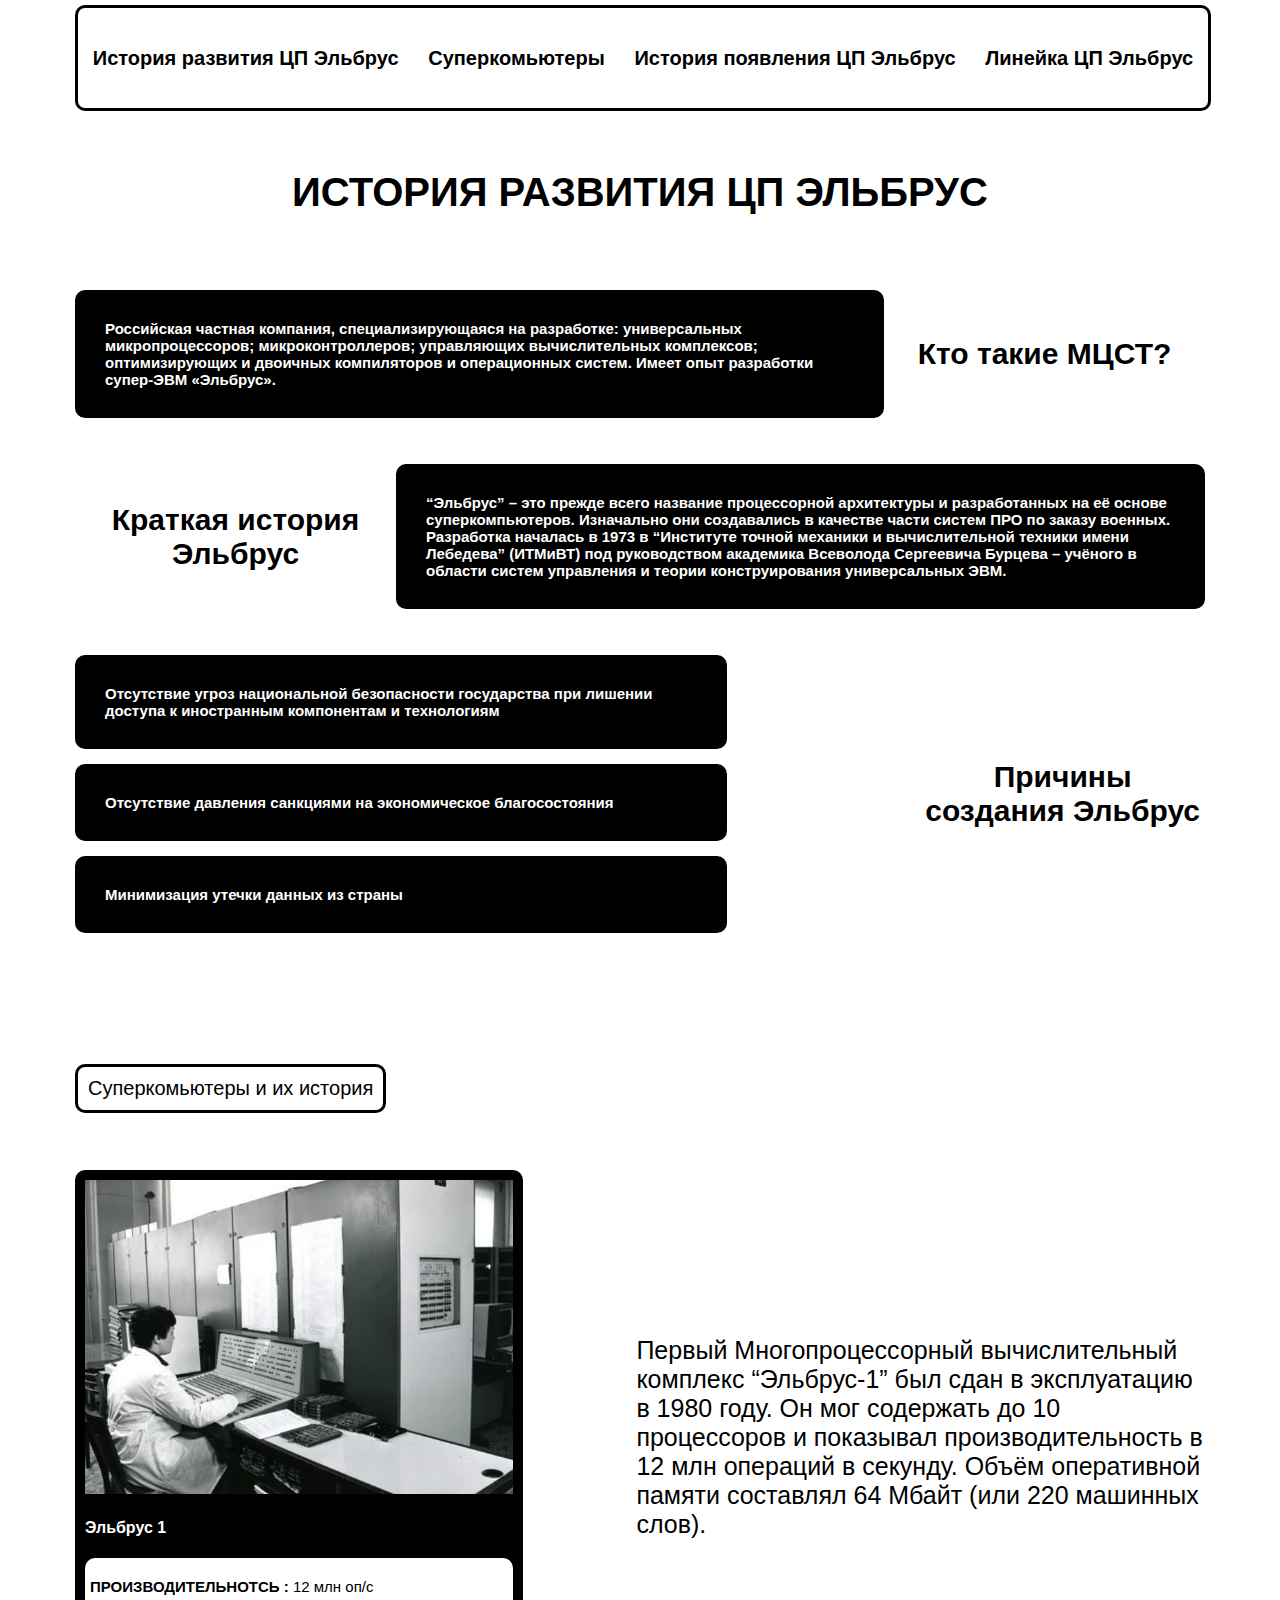
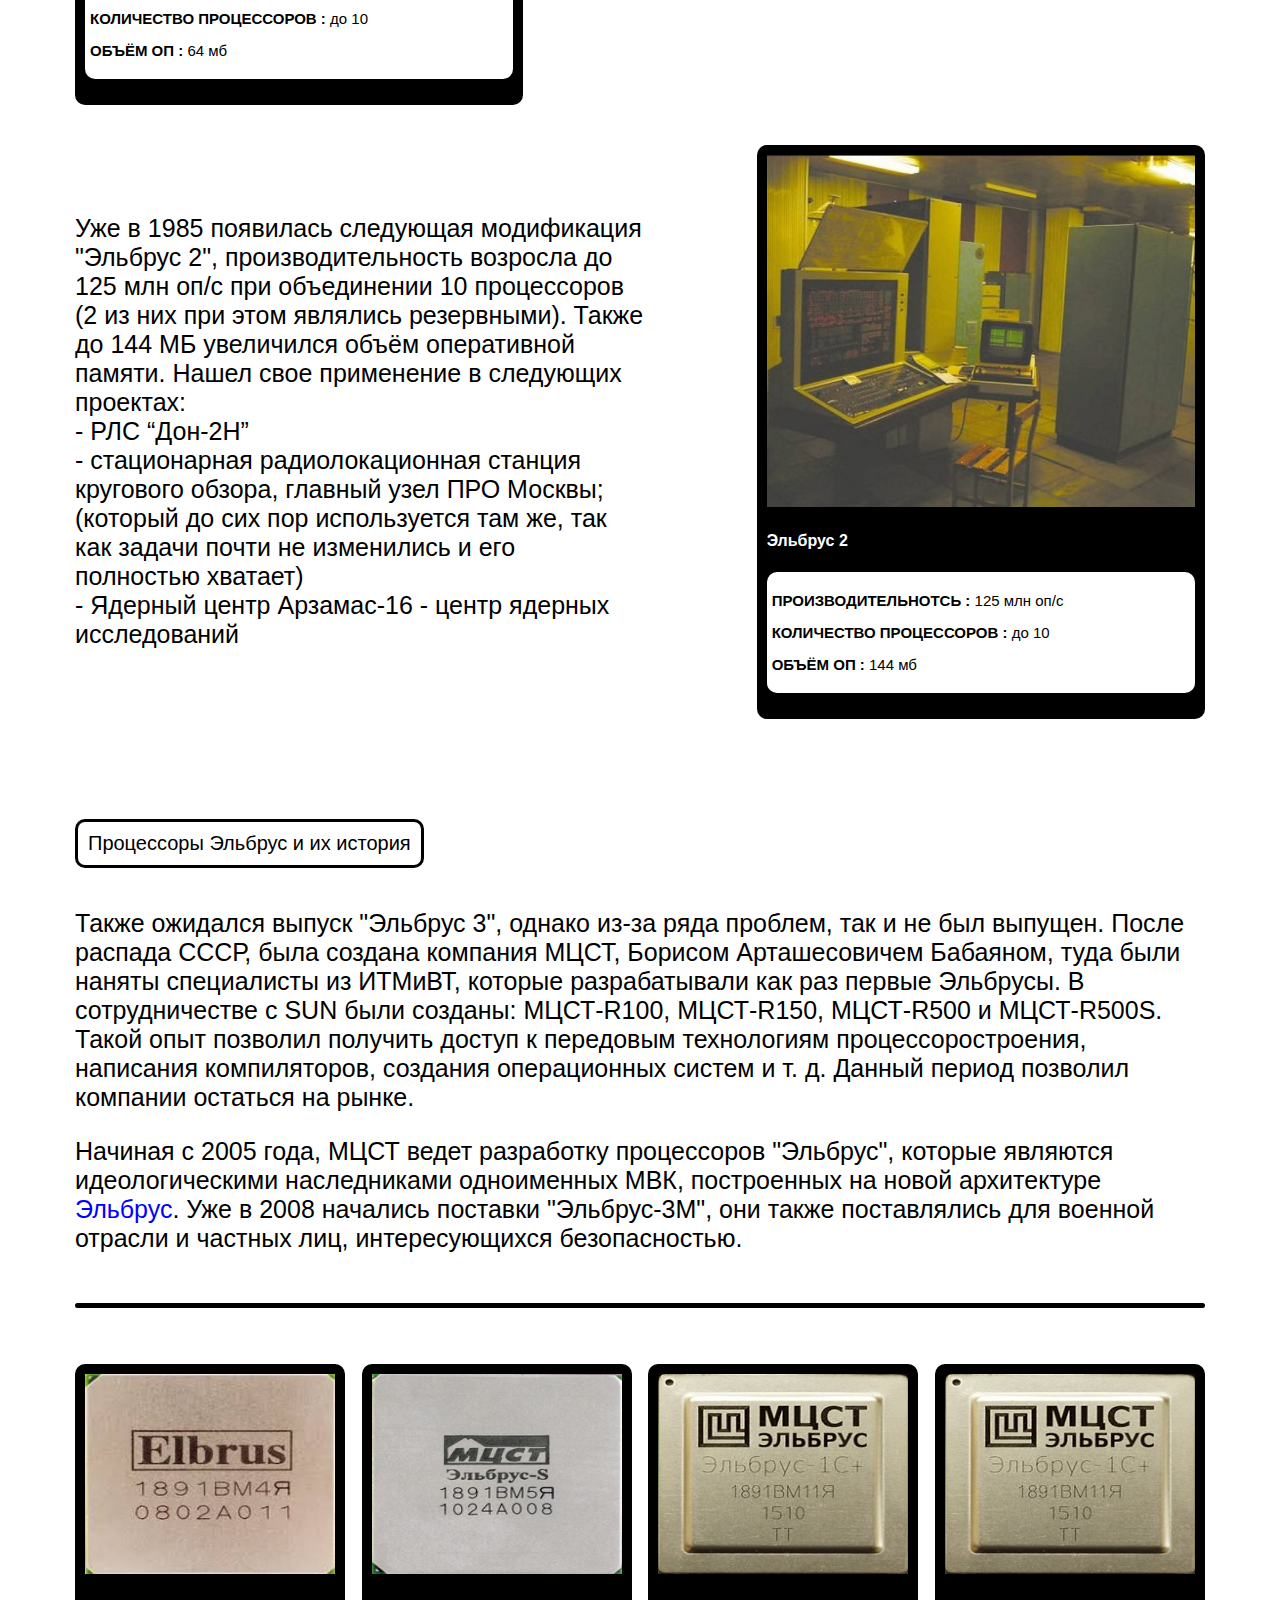
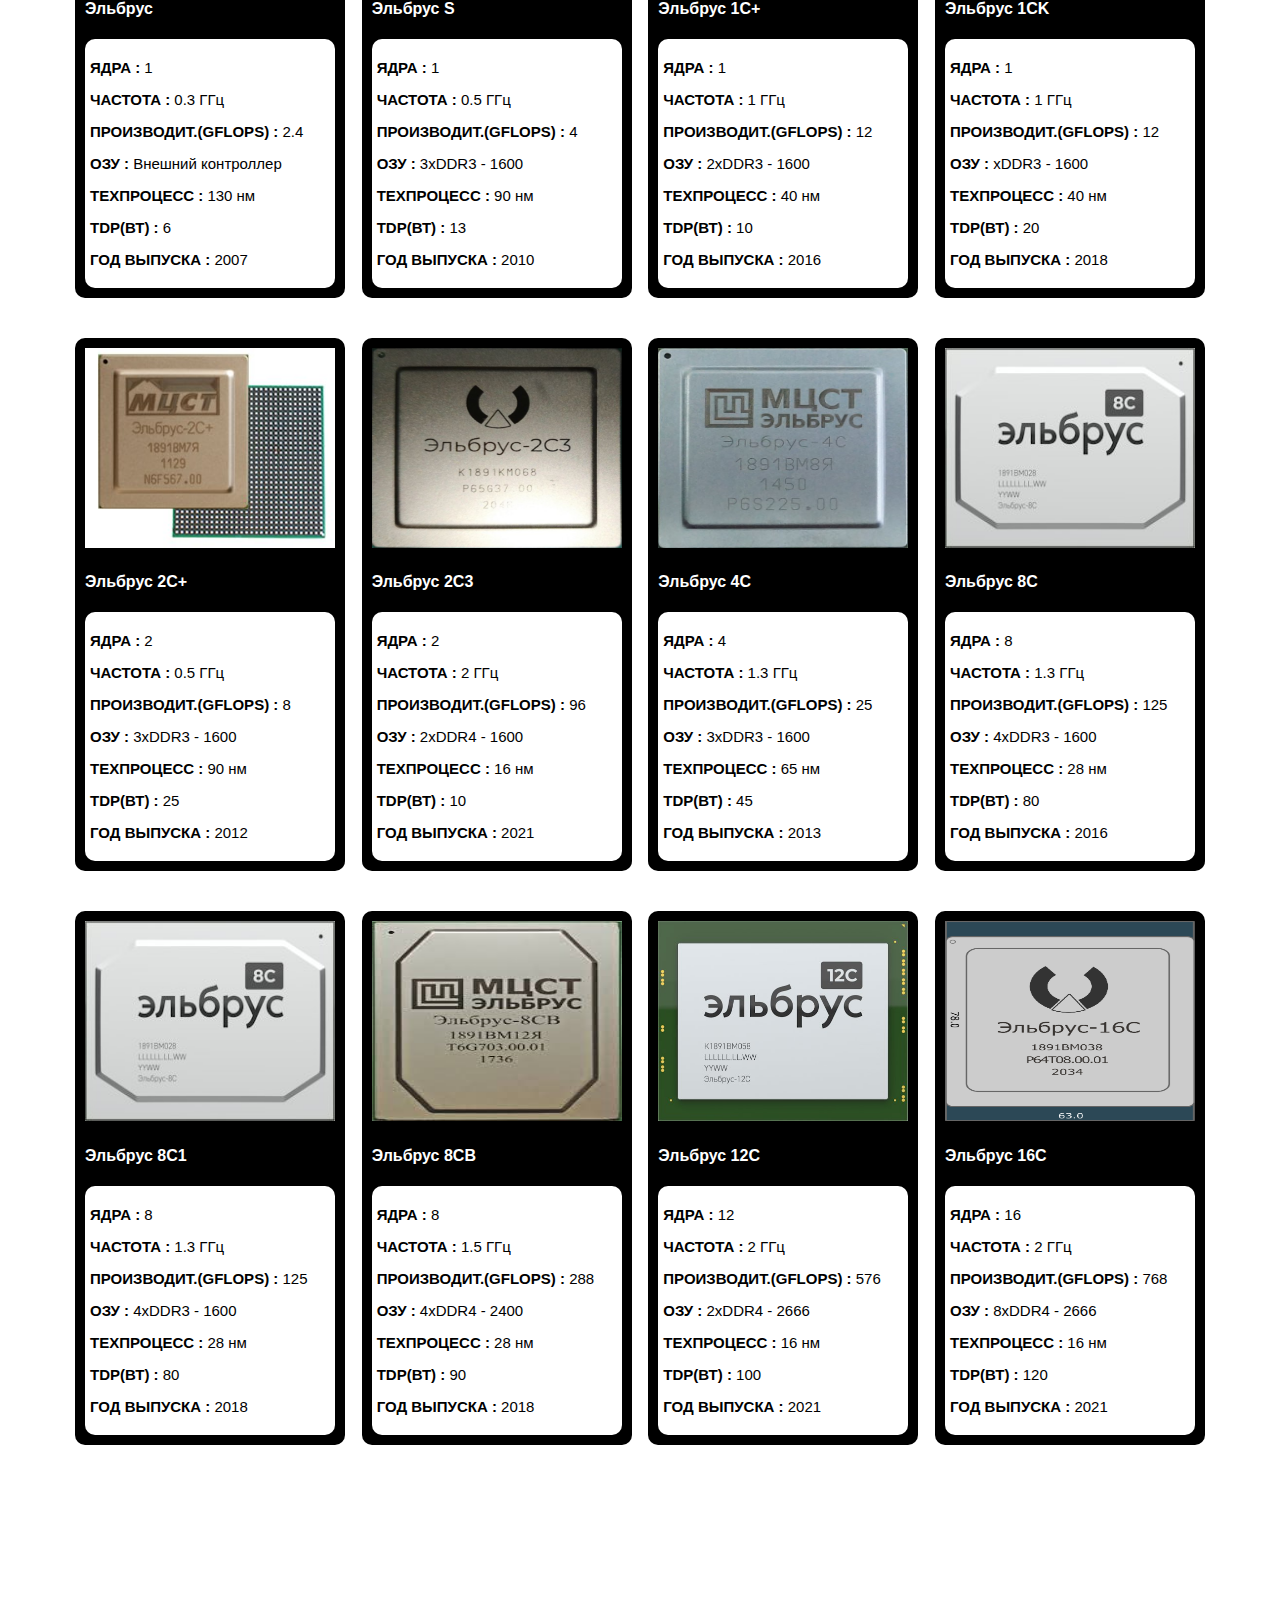
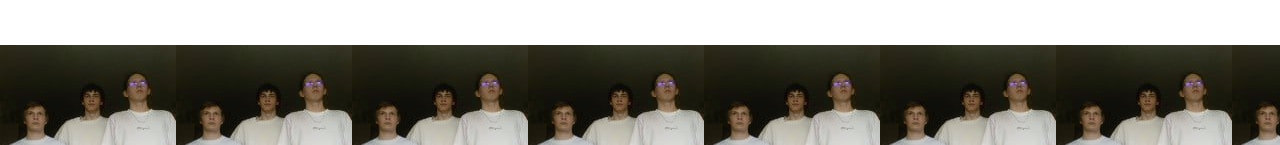
<file: index.html>
<!DOCTYPE html>
<html lang="en">
<head>
    <meta charset="UTF-8">
    <meta name="viewport" content="width=device-width, initial-scale=1.0">
    <title>Эльбрус</title>
    <link rel="preconnect" href="https://fonts.googleapis.com">
    <link rel="preconnect" href="https://fonts.gstatic.com" crossorigin>
    <link href="https://fonts.googleapis.com/css2?family=Open+Sans:ital,wght@0,300..800;1,300..800&display=swap" rel="stylesheet">
    <link rel="stylesheet" href="style.css">

</head>
<body>

    <div class="container">
        <header>
            <a href="#History">История развития ЦП Эльбрус</a>
            <a href="#Super_computer">Суперкомьютеры</a>
            <a href="#History_processor">История появления ЦП Эльбрус</a>
            <a href="#Lineika_processor">Линейка ЦП Эльбрус</a>

        </header>
        <h1 id="History">История развития ЦП Эльбрус</h1>
        <ul>
            <li class="sparc">
                <p>Российская частная компания, специализирующаяся на разработке: универсальных микропроцессоров; микроконтроллеров; управляющих вычислительных комплексов; оптимизирующих и двоичных компиляторов и операционных систем. Имеет опыт разработки супер-ЭВМ «Эльбрус».</p>
                <h3>Кто такие МЦСТ?</h3>
            </li>
        </ul>
        <ul>
            <li class="sparc">
                <h3>Краткая история Эльбрус</h3>
                <p>“Эльбрус” – это прежде всего название процессорной архитектуры и разработанных на её основе суперкомпьютеров. Изначально они создавались в качестве части систем ПРО по заказу военных. Разработка началась в 1973 в “Институте точной механики и вычислительной техники имени Лебедева” (ИТМиВТ) под руководством академика Всеволода Сергеевича Бурцева – учёного в области систем управления и теории конструирования универсальных ЭВМ.</p>
            </li>
        </ul>
        <ul>
            <li class="sparc">
                <ul>
                    <li><p>Отсутствие угроз национальной безопасности государства при лишении доступа к иностранным компонентам и технологиям</p></li>
                    <li><p>Отсутствие давления санкциями на экономическое благосостояния</p></li>
                    <li><p>Минимизация утечки данных  из страны</p></li>
                </ul>
                <h3>Причины создания Эльбрус</h3>
            </li>
        </ul>
        <h2 id="Super_computer">Суперкомьютеры и их история</h2>
        <li class="processor pr1">
            <div class="carta">
                <img src="photo_2025-05-22_15-07-34.jpg" alt="">
                <h4>Эльбрус 1</h4>
                <ul>
                    <li><p><span>Производительнотсь : </span> 12 млн оп/c</p></li>
                    <li><p><span>Количество процессоров : </span> до 10</p></li>
                    <li><p><span>Объём ОП : </span> 64 мб</p></li>
                </ul>
            </div>
            <p class="text_proces">Первый Многопроцессорный вычислительный комплекс “Эльбрус-1” был сдан в эксплуатацию в 1980 году. Он мог содержать до 10 процессоров и показывал производительность в 12 млн операций в секунду. Объём оперативной памяти составлял 64 Мбайт (или 220 машинных слов).
            </p>
        </li>
        <li class="processor pr2">
            <p class="text_proces">Уже в 1985 появилась следующая модификация "Эльбрус 2", производительность возросла до 125 млн оп/с при объединении 10 процессоров (2 из них при этом являлись резервными). Также до 144 МБ увеличился объём оперативной памяти. Нашел свое применение в следующих проектах:
                <br>- РЛС “Дон-2Н” <br> - стационарная радиолокационная станция кругового обзора, главный узел ПРО Москвы; (который до сих пор используется там же, так как задачи почти не изменились и его полностью хватает)
                <br>- Ядерный центр Арзамас-16 - центр ядерных исследований
            </p>
            <div class="carta">
                <img src="эльбрус 2.jpg" alt="">
                <h4>Эльбрус 2</h4>
                <ul>
                    <li><p><span>Производительнотсь : </span> 125 млн оп/c</p></li>
                    <li><p><span>Количество процессоров : </span> до 10</p></li>
                    <li><p><span>Объём ОП : </span> 144 мб</p></li>
                </ul>
            </div>
            
        </li>
        <h2 id="History_processor">Процессоры Эльбрус и их история</h2>
        <p class="text_elbr">Также ожидался выпуск "Эльбрус 3", однако из-за ряда проблем, так и не был выпущен.
            После распада СССР, была создана компания МЦСТ, Борисом Арташесовичем Бабаяном, туда были наняты специалисты из ИТМиВТ, которые разрабатывали как раз первые Эльбрусы. В сотрудничестве с SUN были созданы: МЦСТ-R100, МЦСТ-R150, МЦСТ-R500 и МЦСТ-R500S. Такой опыт позволил получить доступ к передовым технологиям процессоростроения, написания компиляторов, создания операционных систем и т. д.
            Данный период позволил компании остаться на рынке. </p>    
        <p class="text_elbr">Начиная с 2005 года, МЦСТ ведет разработку процессоров "Эльбрус", которые являются идеологическими наследниками одноименных МВК, построенных на новой архитектуре <a href="http://elbrus.ru/elbrus_arch">Эльбрус</a>. Уже в 2008 начались поставки "Эльбрус-3М", они также поставлялись для военной отрасли и частных лиц, интересующихся безопасностью.</p>
        <div class="line_for_processor" id="Lineika_processor"></div>
        <ul class="ul_elbr">
             <li class="processor pr1">
                <div class="carta">
                    <img src="One.jpg" alt="">
                    <h4>Эльбрус</h4>
                    <ul>
                        <li><p><span>Ядра : </span> 1</p></li>
                        <li><p><span>Частота : </span> 0.3 ГГц</p></li>
                        <li><p><span>Производит.(GFLOPS) : </span>2.4</p></li>
                        <li><p><span>ОЗУ : </span>Внешний контроллер</p></li>
                        <li><p><span>Техпроцесс : </span>130 нм</p></li>
                        <li><p><span>TDP(ВТ) : </span>6</p></li>
                        <li><p><span>Год выпуска : </span>2007</p></li>

                    </ul>
                </div>
            </li>
            <li class="processor pr1">
                <div class="carta">
                    <img src="S.png" alt="">
                    <h4>Эльбрус S</h4>
                    <ul>
                        <li><p><span>Ядра : </span> 1</p></li>
                        <li><p><span>Частота : </span> 0.5 ГГц</p></li>
                        <li><p><span>Производит.(GFLOPS) : </span>4</p></li>
                        <li><p><span>ОЗУ : </span>3хDDR3 - 1600</p></li>
                        <li><p><span>Техпроцесс : </span>90 нм</p></li>
                        <li><p><span>TDP(ВТ) : </span>13</p></li>
                        <li><p><span>Год выпуска : </span>2010</p></li>

                    </ul>
                </div>
            </li>

            <li class="processor pr1">
                <div class="carta">
                    <img src="1C+.jpg" alt="">
                    <h4>Эльбрус 1C+</h4>
                    <ul>
                        <li><p><span>Ядра : </span> 1</p></li>
                        <li><p><span>Частота : </span>1 ГГц</p></li>
                        <li><p><span>Производит.(GFLOPS) : </span>12</p></li>
                        <li><p><span>ОЗУ : </span>2хDDR3 - 1600</p></li>
                        <li><p><span>Техпроцесс : </span>40 нм</p></li>
                        <li><p><span>TDP(ВТ) : </span>10</p></li>
                        <li><p><span>Год выпуска : </span>2016</p></li>

                    </ul>
                </div>
            </li>
            <li class="processor pr1">
                <div class="carta">
                    <img src="1C+.jpg" alt="">
                    <h4>Эльбрус 1CK</h4>
                    <ul>
                        <li><p><span>Ядра : </span> 1</p></li>
                        <li><p><span>Частота : </span>1 ГГц</p></li>
                        <li><p><span>Производит.(GFLOPS) : </span>12</p></li>
                        <li><p><span>ОЗУ : </span>хDDR3 - 1600</p></li>
                        <li><p><span>Техпроцесс : </span>40 нм</p></li>
                        <li><p><span>TDP(ВТ) : </span>20</p></li>
                        <li><p><span>Год выпуска : </span>2018</p></li>

                    </ul>
                </div>
            </li>
        
            <li class="processor pr1">
                <div class="carta">
                    <img src="2C+.jpg" alt="">
                    <h4>Эльбрус 2С+</h4>
                    <ul>
                        <li><p><span>Ядра : </span>2</p></li>
                        <li><p><span>Частота : </span> 0.5 ГГц</p></li>
                        <li><p><span>Производит.(GFLOPS) : </span>8</p></li>
                        <li><p><span>ОЗУ : </span>3хDDR3 - 1600</p></li>
                        <li><p><span>Техпроцесс : </span>90 нм</p></li>
                        <li><p><span>TDP(ВТ) : </span>25</p></li>
                        <li><p><span>Год выпуска : </span>2012</p></li>

                    </ul>
                </div>
            </li>
            <li class="processor pr1">
                <div class="carta">
                    <img src="2c3.png" alt="">
                    <h4>Эльбрус 2С3</h4>
                    <ul>
                        <li><p><span>Ядра : </span>2</p></li>
                        <li><p><span>Частота : </span>2 ГГц</p></li>
                        <li><p><span>Производит.(GFLOPS) : </span>96</p></li>
                        <li><p><span>ОЗУ : </span>2хDDR4 - 1600</p></li>
                        <li><p><span>Техпроцесс : </span>16 нм</p></li>
                        <li><p><span>TDP(ВТ) : </span>10</p></li>
                        <li><p><span>Год выпуска : </span>2021</p></li>

                    </ul>
                </div>
            </li>
            <li class="processor pr1">
                <div class="carta">
                    <img src="4C.jpg" alt="">
                    <h4>Эльбрус 4C</h4>
                    <ul>
                        <li><p><span>Ядра : </span>4</p></li>
                        <li><p><span>Частота : </span> 1.3 ГГц</p></li>
                        <li><p><span>Производит.(GFLOPS) : </span>25</p></li>
                        <li><p><span>ОЗУ : </span>3хDDR3 - 1600</p></li>
                        <li><p><span>Техпроцесс : </span>65 нм</p></li>
                        <li><p><span>TDP(ВТ) : </span>45</p></li>
                        <li><p><span>Год выпуска : </span>2013</p></li>

                    </ul>
                </div>
            </li>
            <li class="processor pr1">
                <div class="carta">
                    <img src="8C.jpg" alt="">
                    <h4>Эльбрус 8C</h4>
                    <ul>
                        <li><p><span>Ядра : </span>8</p></li>
                        <li><p><span>Частота : </span> 1.3 ГГц</p></li>
                        <li><p><span>Производит.(GFLOPS) : </span>125</p></li>
                        <li><p><span>ОЗУ : </span>4хDDR3 - 1600</p></li>
                        <li><p><span>Техпроцесс : </span>28 нм</p></li>
                        <li><p><span>TDP(ВТ) : </span>80</p></li>
                        <li><p><span>Год выпуска : </span>2016</p></li>

                    </ul>
                </div>
            </li>
            <li class="processor pr1">
                <div class="carta">
                    <img src="8C.jpg" alt="">
                    <h4>Эльбрус 8C1</h4>
                    <ul>
                        <li><p><span>Ядра : </span>8</p></li>
                        <li><p><span>Частота : </span> 1.3 ГГц</p></li>
                        <li><p><span>Производит.(GFLOPS) : </span>125</p></li>
                        <li><p><span>ОЗУ : </span>4хDDR3 - 1600</p></li>
                        <li><p><span>Техпроцесс : </span>28 нм</p></li>
                        <li><p><span>TDP(ВТ) : </span>80</p></li>
                        <li><p><span>Год выпуска : </span>2018</p></li>

                    </ul>
                </div>
            </li>
            <li class="processor pr1">
                <div class="carta">
                    <img src="8CM.jpg" alt="">
                    <h4>Эльбрус 8CB</h4>
                    <ul>
                        <li><p><span>Ядра : </span>8</p></li>
                        <li><p><span>Частота : </span> 1.5 ГГц</p></li>
                        <li><p><span>Производит.(GFLOPS) : </span>288</p></li>
                        <li><p><span>ОЗУ : </span>4хDDR4 - 2400</p></li>
                        <li><p><span>Техпроцесс : </span>28 нм</p></li>
                        <li><p><span>TDP(ВТ) : </span>90</p></li>
                        <li><p><span>Год выпуска : </span>2018</p></li>

                    </ul>
                </div>
            </li>
            <li class="processor pr1">
                <div class="carta">
                    <img src="12C.jpg" alt="">
                    <h4>Эльбрус 12C</h4>
                    <ul>
                        <li><p><span>Ядра : </span>12</p></li>
                        <li><p><span>Частота : </span>2 ГГц</p></li>
                        <li><p><span>Производит.(GFLOPS) : </span>576</p></li>
                        <li><p><span>ОЗУ : </span>2хDDR4 - 2666</p></li>
                        <li><p><span>Техпроцесс : </span>16 нм</p></li>
                        <li><p><span>TDP(ВТ) : </span>100</p></li>
                        <li><p><span>Год выпуска : </span>2021</p></li>

                    </ul>
                </div>
            </li>
            <li class="processor pr1">
                <div class="carta">
                    <img src="16C.png" alt="">
                    <h4>Эльбрус 16C</h4>
                    <ul>
                        <li><p><span>Ядра : </span>16</p></li>
                        <li><p><span>Частота : </span>2 ГГц</p></li>
                        <li><p><span>Производит.(GFLOPS) : </span>768</p></li>
                        <li><p><span>ОЗУ : </span>8хDDR4 - 2666</p></li>
                        <li><p><span>Техпроцесс : </span>16 нм</p></li>
                        <li><p><span>TDP(ВТ) : </span>120</p></li>
                        <li><p><span>Год выпуска : </span>2021</p></li>
                    </ul>
                </div>
            </li>
           
        </ul>
    </div>
    <footer>
        
    </footer>
</body>
</html>
</file>
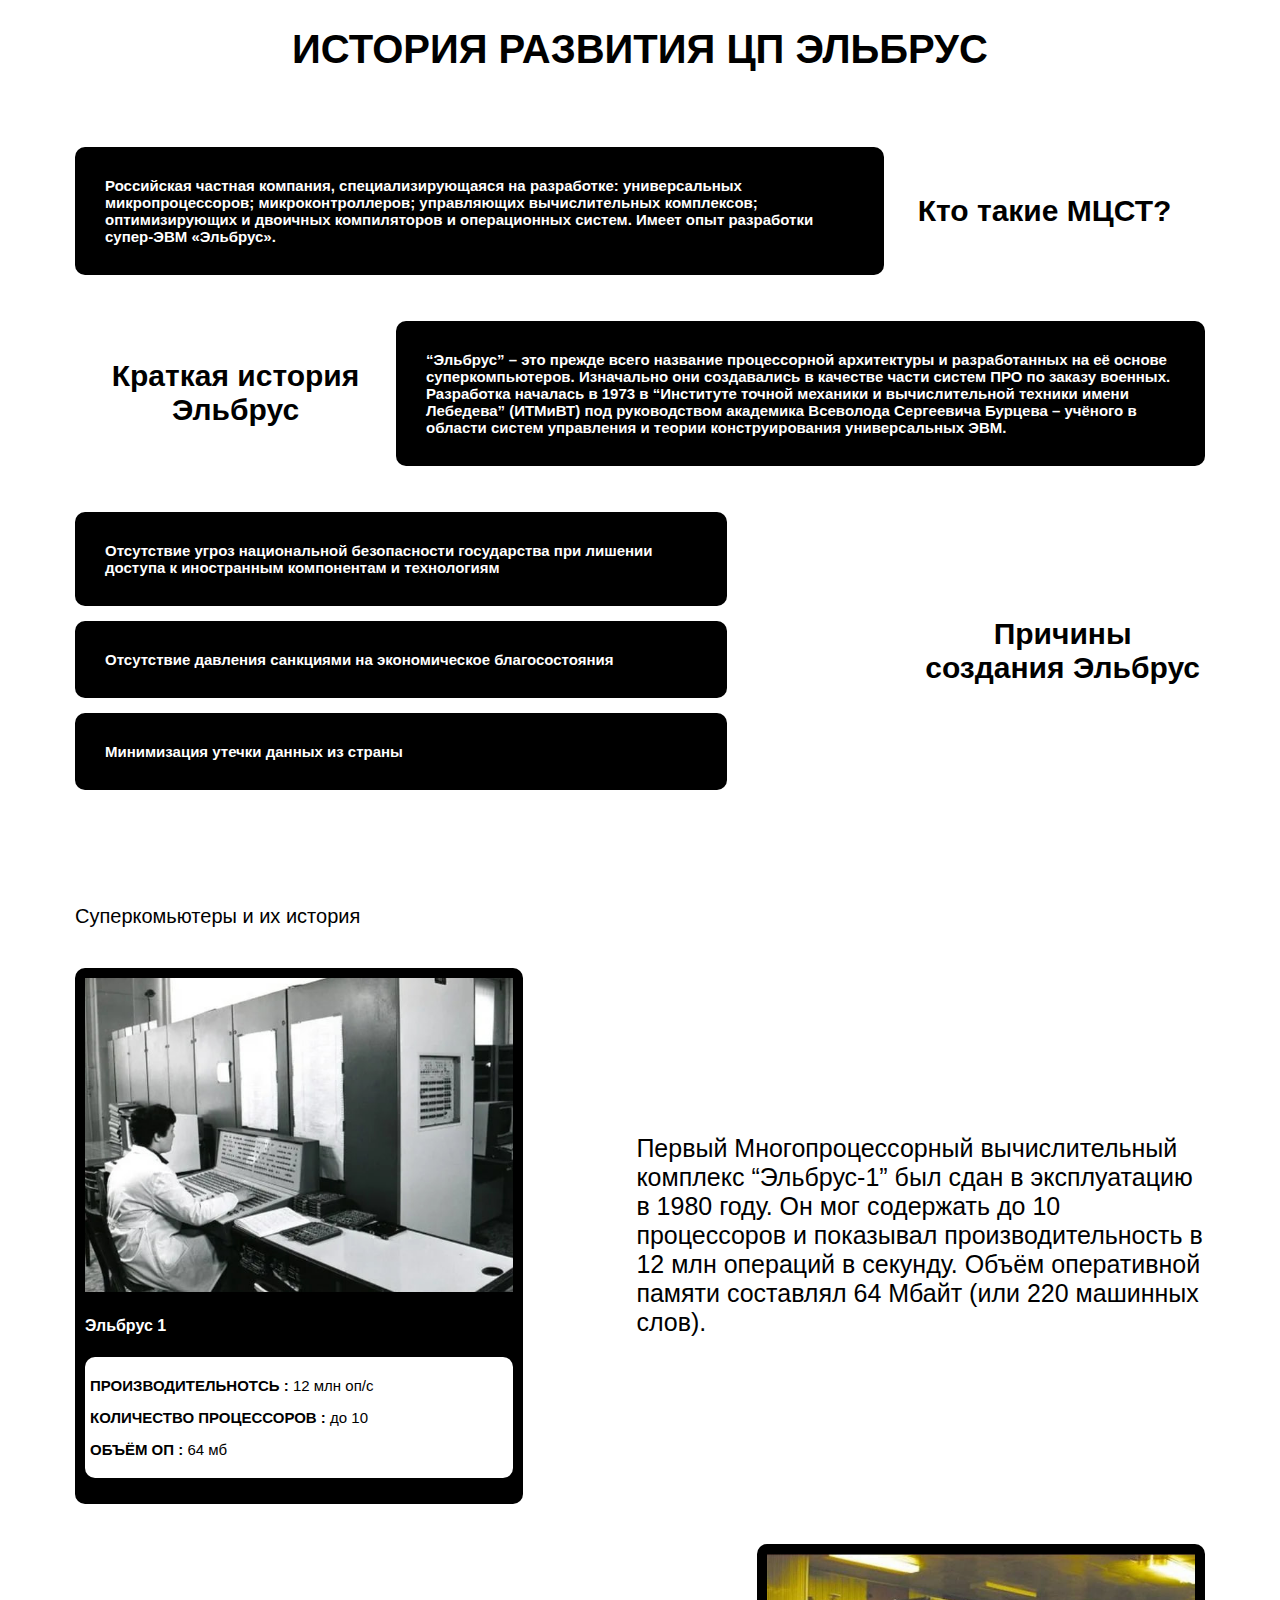
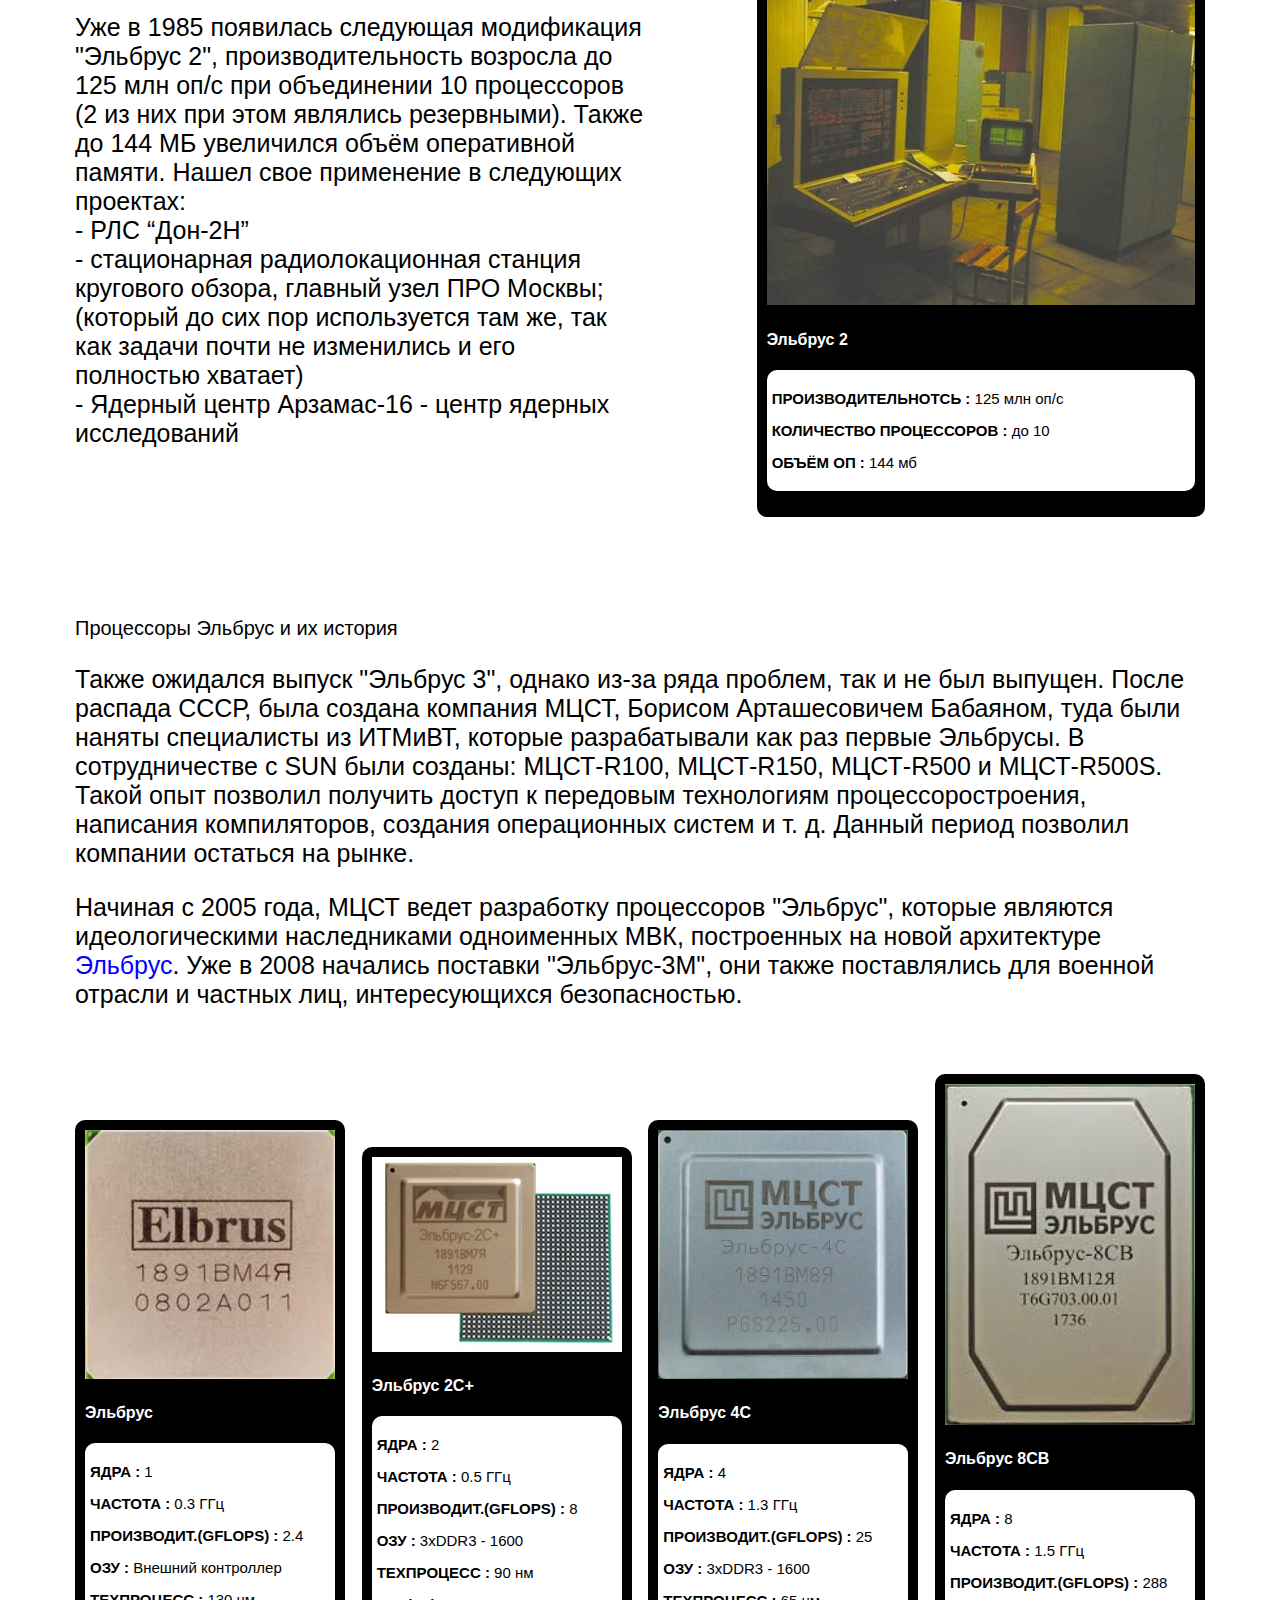
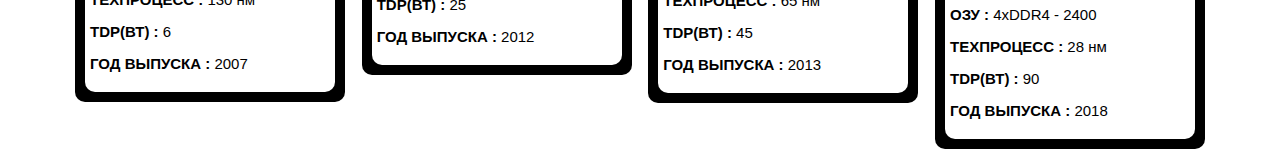
<file: elbrus/index.html>
<!DOCTYPE html>
<html lang="en">
<head>
    <meta charset="UTF-8">
    <meta name="viewport" content="width=device-width, initial-scale=1.0">
    <title>Эльбрус</title>
    <link rel="preconnect" href="https://fonts.googleapis.com">
    <link rel="preconnect" href="https://fonts.gstatic.com" crossorigin>
    <link href="https://fonts.googleapis.com/css2?family=Open+Sans:ital,wght@0,300..800;1,300..800&display=swap" rel="stylesheet">
    <link rel="stylesheet" href="style.css">

</head>
<body>
    <div class="container">
        <h1>История развития ЦП Эльбрус</h1>
        <ul>
            <li class="sparc">
                <p>Российская частная компания, специализирующаяся на разработке: универсальных микропроцессоров; микроконтроллеров; управляющих вычислительных комплексов; оптимизирующих и двоичных компиляторов и операционных систем. Имеет опыт разработки супер-ЭВМ «Эльбрус».</p>
                <h3>Кто такие МЦСТ?</h3>
            </li>
        </ul>
        <ul>
            <li class="sparc">
                <h3>Краткая история Эльбрус</h3>
                <p>“Эльбрус” – это прежде всего название процессорной архитектуры и разработанных на её основе суперкомпьютеров. Изначально они создавались в качестве части систем ПРО по заказу военных. Разработка началась в 1973 в “Институте точной механики и вычислительной техники имени Лебедева” (ИТМиВТ) под руководством академика Всеволода Сергеевича Бурцева – учёного в области систем управления и теории конструирования универсальных ЭВМ.</p>
            </li>
        </ul>
        <ul>
            <li class="sparc">
                <ul>
                    <li><p>Отсутствие угроз национальной безопасности государства при лишении доступа к иностранным компонентам и технологиям</p></li>
                    <li><p>Отсутствие давления санкциями на экономическое благосостояния</p></li>
                    <li><p>Минимизация утечки данных  из страны</p></li>
                </ul>
                <h3>Причины создания Эльбрус</h3>
            </li>
        </ul>
        <h2>Суперкомьютеры и их история</h2>
        <li class="processor pr1">
            <div class="carta">
                <img src="/img/photo_2025-05-22_15-07-34.jpg" alt="">
                <h4>Эльбрус 1</h4>
                <ul>
                    <li><p><span>Производительнотсь : </span> 12 млн оп/c</p></li>
                    <li><p><span>Количество процессоров : </span> до 10</p></li>
                    <li><p><span>Объём ОП : </span> 64 мб</p></li>
                </ul>
            </div>
            <p class="text_proces">Первый Многопроцессорный вычислительный комплекс “Эльбрус-1” был сдан в эксплуатацию в 1980 году. Он мог содержать до 10 процессоров и показывал производительность в 12 млн операций в секунду. Объём оперативной памяти составлял 64 Мбайт (или 220 машинных слов).
            </p>
        </li>
        <li class="processor pr2">
            <p class="text_proces">Уже в 1985 появилась следующая модификация "Эльбрус 2", производительность возросла до 125 млн оп/с при объединении 10 процессоров (2 из них при этом являлись резервными). Также до 144 МБ увеличился объём оперативной памяти. Нашел свое применение в следующих проектах:
                <br>- РЛС “Дон-2Н” <br> - стационарная радиолокационная станция кругового обзора, главный узел ПРО Москвы; (который до сих пор используется там же, так как задачи почти не изменились и его полностью хватает)
                <br>- Ядерный центр Арзамас-16 - центр ядерных исследований
            </p>
            <div class="carta">
                <img src="/img/эльбрус 2.jpg" alt="">
                <h4>Эльбрус 2</h4>
                <ul>
                    <li><p><span>Производительнотсь : </span> 125 млн оп/c</p></li>
                    <li><p><span>Количество процессоров : </span> до 10</p></li>
                    <li><p><span>Объём ОП : </span> 144 мб</p></li>
                </ul>
            </div>
            
        </li>
        <h2>Процессоры Эльбрус и их история</h2>
        <p class="text_elbr">Также ожидался выпуск "Эльбрус 3", однако из-за ряда проблем, так и не был выпущен.
            После распада СССР, была создана компания МЦСТ, Борисом Арташесовичем Бабаяном, туда были наняты специалисты из ИТМиВТ, которые разрабатывали как раз первые Эльбрусы. В сотрудничестве с SUN были созданы: МЦСТ-R100, МЦСТ-R150, МЦСТ-R500 и МЦСТ-R500S. Такой опыт позволил получить доступ к передовым технологиям процессоростроения, написания компиляторов, создания операционных систем и т. д.
            Данный период позволил компании остаться на рынке. </p>
        <p class="text_elbr">Начиная с 2005 года, МЦСТ ведет разработку процессоров "Эльбрус", которые являются идеологическими наследниками одноименных МВК, построенных на новой архитектуре <a href="http://elbrus.ru/elbrus_arch">Эльбрус</a>. Уже в 2008 начались поставки "Эльбрус-3М", они также поставлялись для военной отрасли и частных лиц, интересующихся безопасностью.</p>
        <ul class="ul_elbr">
             <li class="processor pr1">
                <div class="carta">
                    <img src="/img/One.jpg" alt="">
                    <h4>Эльбрус</h4>
                    <ul>
                        <li><p><span>Ядра : </span> 1</p></li>
                        <li><p><span>Частота : </span> 0.3 ГГц</p></li>
                        <li><p><span>Производит.(GFLOPS) : </span>2.4</p></li>
                        <li><p><span>ОЗУ : </span>Внешний контроллер</p></li>
                        <li><p><span>Техпроцесс : </span>130 нм</p></li>
                        <li><p><span>TDP(ВТ) : </span>6</p></li>
                        <li><p><span>Год выпуска : </span>2007</p></li>

                    </ul>
                </div>
            </li>
        
            <li class="processor pr1">
                <div class="carta">
                    <img src="/img/2C+.jpg" alt="">
                    <h4>Эльбрус 2С+</h4>
                    <ul>
                        <li><p><span>Ядра : </span>2</p></li>
                        <li><p><span>Частота : </span> 0.5 ГГц</p></li>
                        <li><p><span>Производит.(GFLOPS) : </span>8</p></li>
                        <li><p><span>ОЗУ : </span>3хDDR3 - 1600</p></li>
                        <li><p><span>Техпроцесс : </span>90 нм</p></li>
                        <li><p><span>TDP(ВТ) : </span>25</p></li>
                        <li><p><span>Год выпуска : </span>2012</p></li>

                    </ul>
                </div>
            </li><li class="processor pr1">
                <div class="carta">
                    <img src="/img/4C.jpg" alt="">
                    <h4>Эльбрус 4C</h4>
                    <ul>
                        <li><p><span>Ядра : </span>4</p></li>
                        <li><p><span>Частота : </span> 1.3 ГГц</p></li>
                        <li><p><span>Производит.(GFLOPS) : </span>25</p></li>
                        <li><p><span>ОЗУ : </span>3хDDR3 - 1600</p></li>
                        <li><p><span>Техпроцесс : </span>65 нм</p></li>
                        <li><p><span>TDP(ВТ) : </span>45</p></li>
                        <li><p><span>Год выпуска : </span>2013</p></li>

                    </ul>
                </div>
            </li><li class="processor pr1">
                <div class="carta">
                    <img src="/img/8CM.jpg" alt="">
                    <h4>Эльбрус 8CB</h4>
                    <ul>
                        <li><p><span>Ядра : </span>8</p></li>
                        <li><p><span>Частота : </span> 1.5 ГГц</p></li>
                        <li><p><span>Производит.(GFLOPS) : </span>288</p></li>
                        <li><p><span>ОЗУ : </span>4хDDR4 - 2400</p></li>
                        <li><p><span>Техпроцесс : </span>28 нм</p></li>
                        <li><p><span>TDP(ВТ) : </span>90</p></li>
                        <li><p><span>Год выпуска : </span>2018</p></li>

                    </ul>
                </div>
            </li>
           
        </ul>
    </div>
</body>
</html>
</file>
<file: style.css>
ul{
    padding: 0;
    list-style-type: none ;
}
body {
    margin: 0;
    padding: 0;
}
.container{
    max-width:1130px ;
    padding: 0 10px;
    margin: 0 auto;
}
h1,h2,h3, h4,p{
    font-family: 'Open-sans', sans-serif;
}
h1{
    text-align: center;
    text-transform: uppercase;
    font-weight: bold;
    font-size: 40px;
    margin-bottom: 60px;
}
h2{
    font-weight: 400;
    font-size: 20px;
    margin-top: 100px;
    border: 3px solid ;
    border-radius: 10px;
    display: inline-block;
    padding: 10px;
}
p{
    font-size: 15px;
}
header{
    position: fixed;
    top: 5px;
    background: white;
    height: 100px;
    display: flex;
    justify-content: space-around;
    align-items: center;
    border: 3px solid;
    border-radius: 10px;
    width: 1130px;
}
header a{
    font-size: 20px;
    text-decoration: none;
    color: black;
    font-family: 'Open-sans', sans-serif;
    font-weight: bold;
    transition: 0.5s;
}
header a:hover{
    font-size: 22px;
    color: rgb(87, 85, 85);
}

h1{
    margin-top: 170px;
}
.sparc p{
    width: 70%;
    background-color: black;
    color: white;
    padding: 30px;
    border-radius: 10px;
    font-weight: bold;
    
}
.sparc {
    display: flex;
}
.sparc h3{
    width: 30%;
    text-align: center;
    margin: auto 0;
    font-size: 30px;
}
.processor .carta{
    width: 40%;
    padding: 10px;
    background-color: black;
    border-radius: 10px;
    margin: auto 0;
}
.processor .text_proces { 
    width: 60%;
    margin: auto auto;
    width: 600px;
    font-size: 25px;
}
.pr1 .text_proces{
    margin-left: 10%;
}
.processor {
    display: flex;
    margin-top: 40px;
}
.carta ul{
    background-color: white;
    border-radius: 10px;
    padding: 5px;

    
}
.carta ul li p span{
    text-transform: uppercase;
    font-weight: bold;
}
.pr2 .text_proces{
    margin-right: 10%;
}
h4{
    color: white;
}
.carta img{
    width: 100%;
}
.text_elbr{
    font-size: 25px;
}
.text_elbr a{
    text-decoration: none;
    color: blue;

}
.ul_elbr{
    display: flex;
    justify-content: space-between;
    flex-wrap: wrap;
}
.ul_elbr .carta{
    width: 250px;
}
.ul_elbr img{
    height: 200px;
}
footer{
    margin-top: 200px;
    height: 100px;
    background: url("/footer.jpg");
}
.line_for_processor{
    margin-top: 50px;
    height: 5px;
    background: black;
    border-radius: 10px;
}
</file>
<file: elbrus/style.css>
ul{
    padding: 0;
    list-style-type: none ;
}
.container{
    max-width:1130px ;
    padding: 0 10px;
    margin: 0 auto;
}
h1,h2,h3, h4,p{
    font-family: 'Open-sans', sans-serif;
}
h1{
    text-align: center;
    text-transform: uppercase;
    font-weight: bold;
    font-size: 40px;
    margin-bottom: 60px;
}
h2{
    font-weight: 400;
    font-size: 20px;
    margin-top: 100px;
}
p{
    font-size: 15px;
}

.sparc p{
    width: 70%;
    background-color: black;
    color: white;
    padding: 30px;
    border-radius: 10px;
    font-weight: bold;
    
}
.sparc {
    display: flex;
}
.sparc h3{
    width: 30%;
    text-align: center;
    margin: auto 0;
    font-size: 30px;
}
.processor .carta{
    width: 40%;
    padding: 10px;
    background-color: black;
    border-radius: 10px;
    margin: auto 0;
}
.processor .text_proces { 
    width: 60%;
    margin: auto auto;
    width: 600px;
    font-size: 25px;
}
.pr1 .text_proces{
    margin-left: 10%;
}
.processor {
    display: flex;
    margin-top: 40px;
}
.carta ul{
    background-color: white;
    border-radius: 10px;
    padding: 5px;

    
}
.carta ul li p span{
    text-transform: uppercase;
    font-weight: bold;
}
.pr2 .text_proces{
    margin-right: 10%;
}
h4{
    color: white;
}
.carta img{
    width: 100%;
}
.text_elbr{
    font-size: 25px;
}
.text_elbr a{
    text-decoration: none;
    color: blue;

}
.ul_elbr{
    display: flex;
    justify-content: space-between;
    flex-wrap: wrap;
}
.ul_elbr .carta{
    width: 250px;
}
</file>
